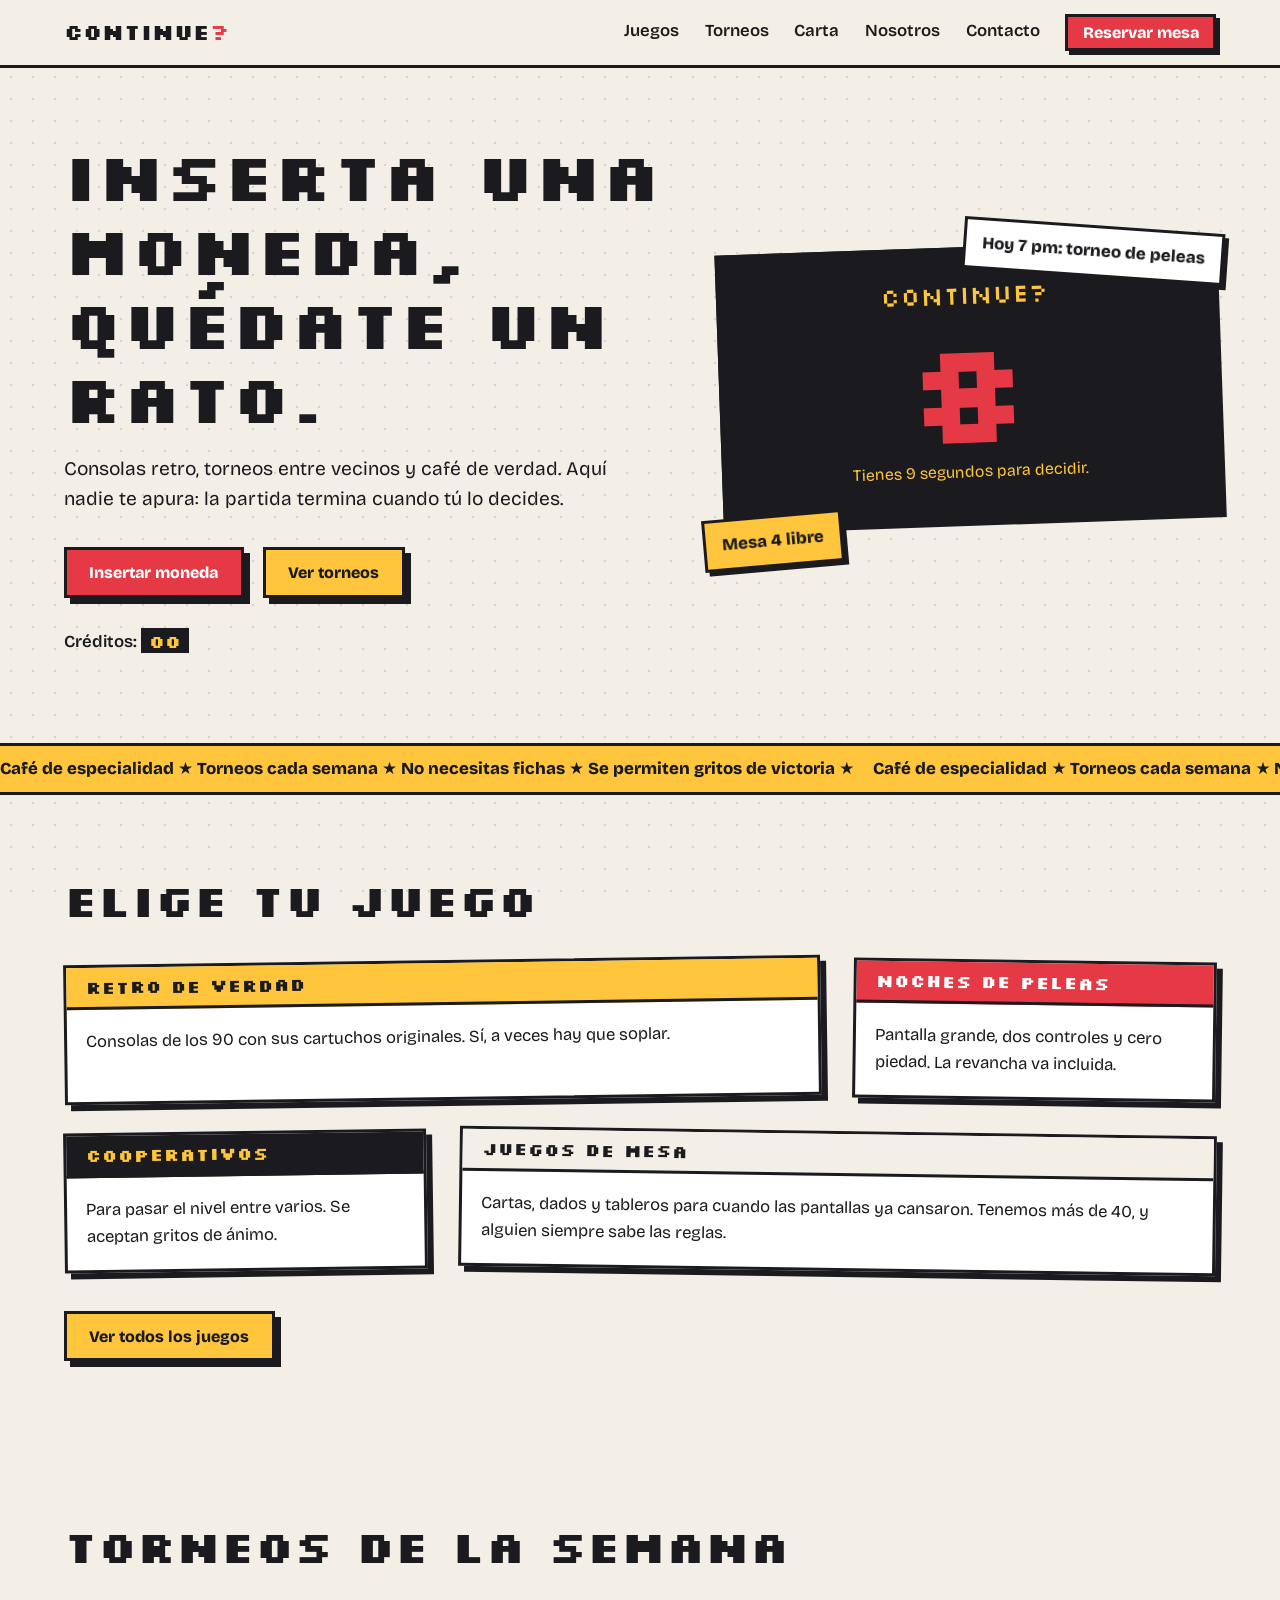
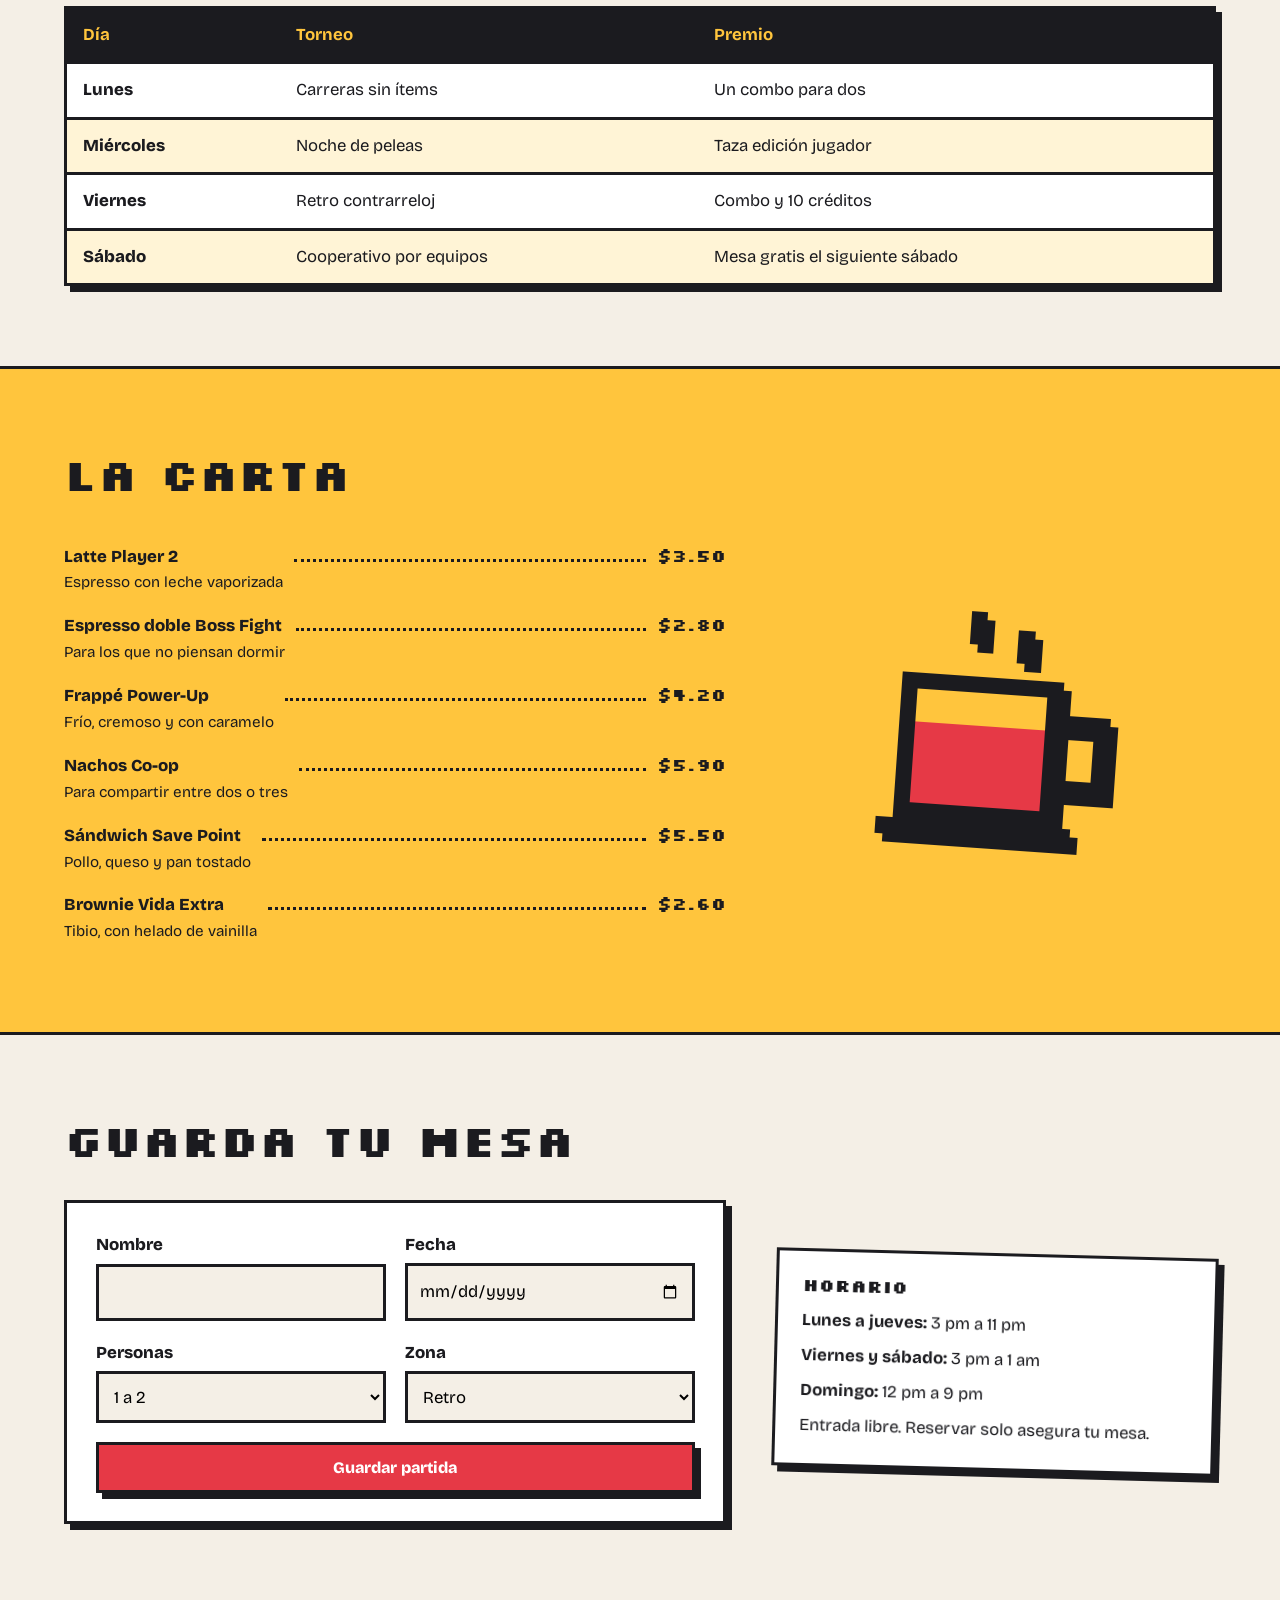
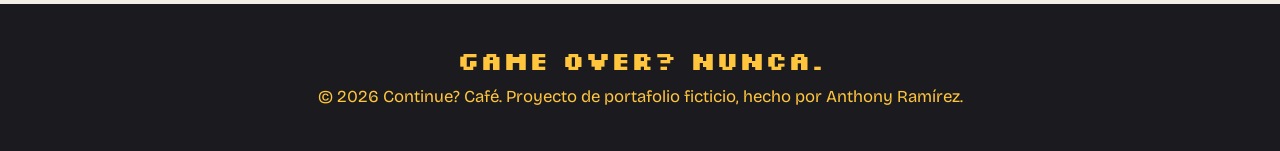
<file: index.html>
<!DOCTYPE html>
<html lang="es">
<head>
<meta charset="UTF-8">
<meta name="viewport" content="width=device-width, initial-scale=1">
<title>Continue? Café, café gamer</title>
<meta name="description" content="Café gamer con consolas retro, torneos cada semana y café de especialidad.">
<link rel="preconnect" href="https://fonts.googleapis.com">
<link rel="preconnect" href="https://fonts.gstatic.com" crossorigin>
<link href="https://fonts.googleapis.com/css2?family=Bricolage+Grotesque:wght@400;600;800&family=Silkscreen:wght@400;700&display=swap" rel="stylesheet">
<link rel="stylesheet" href="css/styles.css">
</head>
<body>
<a class="skip" href="#juegos">Saltar al contenido</a>

<header class="nav">
  <a class="logo" href="#inicio">Continue<span class="blink">?</span></a>
  <button class="burger" type="button" aria-label="Abrir menú" aria-expanded="false" aria-controls="site-nav">Menú</button>
  <nav id="site-nav">
    <a href="juegos.html">Juegos</a>
    <a href="#torneos">Torneos</a>
    <a href="#carta">Carta</a>
    <a href="nosotros.html">Nosotros</a>
    <a href="contacto.html">Contacto</a>
    <a class="btn sm" href="#reservar">Reservar mesa</a>
  </nav>
</header>

<main>
  <section class="hero" id="inicio">
    <div>
      <h1>Inserta una moneda, quédate un rato.</h1>
      <p class="lead">Consolas retro, torneos entre vecinos y café de verdad. Aquí nadie te apura: la partida termina cuando tú lo decides.</p>
      <div class="actions">
        <button class="btn" id="coin" type="button">Insertar moneda</button>
        <a class="btn alt" href="#torneos">Ver torneos</a>
      </div>
      <p class="credit">Créditos: <b id="credits">00</b></p>
    </div>
    <div class="art">
      <div class="screen" aria-live="off">
        <p>Continue?</p>
        <span id="count">9</span>
        <small id="estado">Tienes 9 segundos para decidir.</small>
      </div>
      <div class="ticket t1">Mesa 4 libre</div>
      <div class="ticket t2">Hoy 7 pm: torneo de peleas</div>
    </div>
  </section>

  <div class="marquee" aria-hidden="true">
    <div class="track">
      <span>Café de especialidad ★ Torneos cada semana ★ No necesitas fichas ★ Se permiten gritos de victoria ★</span>
      <span>Café de especialidad ★ Torneos cada semana ★ No necesitas fichas ★ Se permiten gritos de victoria ★</span>
      <span>Café de especialidad ★ Torneos cada semana ★ No necesitas fichas ★ Se permiten gritos de victoria ★</span>
      <span>Café de especialidad ★ Torneos cada semana ★ No necesitas fichas ★ Se permiten gritos de victoria ★</span>
      <span>Café de especialidad ★ Torneos cada semana ★ No necesitas fichas ★ Se permiten gritos de victoria ★</span>
      <span>Café de especialidad ★ Torneos cada semana ★ No necesitas fichas ★ Se permiten gritos de victoria ★</span>
      <span>Café de especialidad ★ Torneos cada semana ★ No necesitas fichas ★ Se permiten gritos de victoria ★</span>
      <span>Café de especialidad ★ Torneos cada semana ★ No necesitas fichas ★ Se permiten gritos de victoria ★</span>
    </div>
  </div>

  <section class="sec" id="juegos">
    <h2>Elige tu juego</h2>
    <div class="grid">
      <article class="cart"><h3>Retro de verdad</h3><p>Consolas de los 90 con sus cartuchos originales. Sí, a veces hay que soplar.</p></article>
      <article class="cart"><h3>Noches de peleas</h3><p>Pantalla grande, dos controles y cero piedad. La revancha va incluida.</p></article>
      <article class="cart"><h3>Cooperativos</h3><p>Para pasar el nivel entre varios. Se aceptan gritos de ánimo.</p></article>
      <article class="cart"><h3>Juegos de mesa</h3><p>Cartas, dados y tableros para cuando las pantallas ya cansaron. Tenemos más de 40, y alguien siempre sabe las reglas.</p></article>
    </div>
    <p class="mas"><a class="btn alt" href="juegos.html">Ver todos los juegos</a></p>
  </section>

  <section class="sec" id="torneos">
    <h2>Torneos de la semana</h2>
    <div class="scroll">
      <table>
        <thead><tr><th>Día</th><th>Torneo</th><th>Premio</th></tr></thead>
        <tbody>
          <tr><td>Lunes</td><td>Carreras sin ítems</td><td>Un combo para dos</td></tr>
          <tr><td>Miércoles</td><td>Noche de peleas</td><td>Taza edición jugador</td></tr>
          <tr><td>Viernes</td><td>Retro contrarreloj</td><td>Combo y 10 créditos</td></tr>
          <tr><td>Sábado</td><td>Cooperativo por equipos</td><td>Mesa gratis el siguiente sábado</td></tr>
        </tbody>
      </table>
    </div>
  </section>

  <section class="sec" id="carta">
    <h2>La carta</h2>
    <div class="split">
      <ul class="carta">
      <li><span>Latte Player 2<small>Espresso con leche vaporizada</small></span><i></i><b>$3.50</b></li>
      <li><span>Espresso doble Boss Fight<small>Para los que no piensan dormir</small></span><i></i><b>$2.80</b></li>
      <li><span>Frappé Power-Up<small>Frío, cremoso y con caramelo</small></span><i></i><b>$4.20</b></li>
      <li><span>Nachos Co-op<small>Para compartir entre dos o tres</small></span><i></i><b>$5.90</b></li>
      <li><span>Sándwich Save Point<small>Pollo, queso y pan tostado</small></span><i></i><b>$5.50</b></li>
      <li><span>Brownie Vida Extra<small>Tibio, con helado de vainilla</small></span><i></i><b>$2.60</b></li>
    </ul>
      <svg class="taza" viewBox="0 0 16 16" shape-rendering="crispEdges" aria-hidden="true">
        <path fill="#1B1B1F" d="M6 0h1v2H6zM9 1h1v2H9z"/>
        <rect x="2" y="4" width="10" height="9" fill="#1B1B1F"/>
        <rect x="3" y="5" width="8" height="7" fill="#E63946"/>
        <rect x="3" y="5" width="8" height="2" fill="#FFC53D"/>
        <path fill="#1B1B1F" d="M12 6h3v1h-3zM14 7h1v3h-1zM12 10h3v1h-3z"/>
        <rect x="1" y="13" width="12" height="1" fill="#1B1B1F"/>
      </svg>
    </div>
  </section>

  <section class="sec" id="reservar">
    <h2>Guarda tu mesa</h2>
    <div class="split">
      <form id="reserva">
      <label>Nombre<input id="nombre" type="text" required autocomplete="name"></label>
      <label>Fecha<input id="fecha" type="date" required></label>
      <label>Personas
        <select id="personas"><option>1 a 2</option><option>3 a 4</option><option>5 a 8</option></select>
      </label>
      <label>Zona
        <select id="zona"><option>Retro</option><option>Peleas</option><option>Juegos de mesa</option></select>
      </label>
      <button class="btn full" type="submit">Guardar partida</button>
      <p class="full" id="msg" role="status"></p>
    </form>
      <aside class="horario">
        <h3>Horario</h3>
        <p><b>Lunes a jueves:</b> 3 pm a 11 pm</p>
        <p><b>Viernes y sábado:</b> 3 pm a 1 am</p>
        <p><b>Domingo:</b> 12 pm a 9 pm</p>
        <p>Entrada libre. Reservar solo asegura tu mesa.</p>
      </aside>
    </div>
  </section>
</main>

<footer>
  <strong>Game over? Nunca.</strong>
  <p>© 2026 Continue? Café. Proyecto de portafolio ficticio, hecho por Anthony Ramírez.</p>
</footer>

<script src="js/main.js"></script>
</body>
</html>
</file>
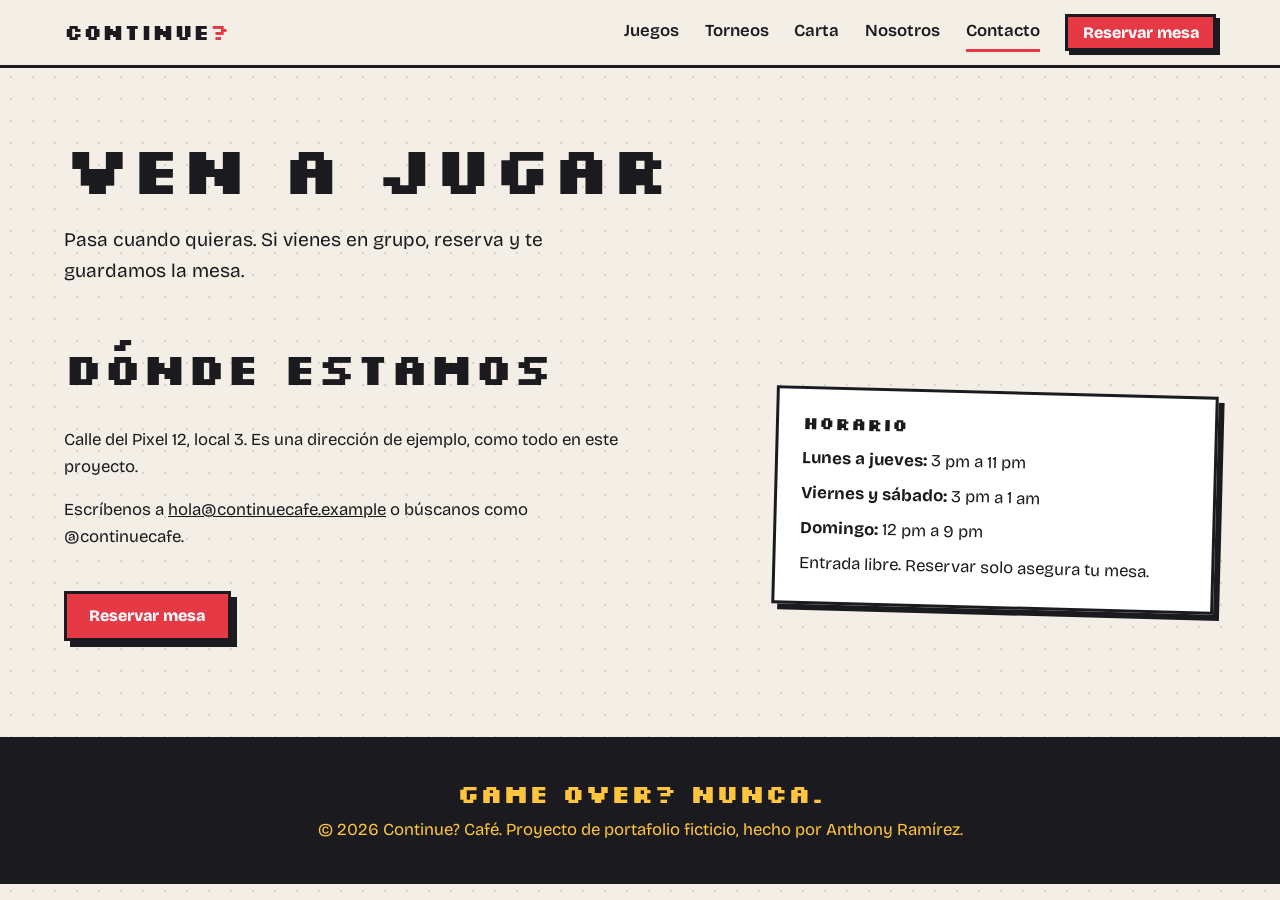
<file: contacto.html>
<!DOCTYPE html>
<html lang="es">
<head>
<meta charset="UTF-8">
<meta name="viewport" content="width=device-width, initial-scale=1">
<title>Contacto | Continue? Café</title>
<meta name="description" content="Dónde estamos, horario y cómo escribirle a Continue? Café.">
<link rel="preconnect" href="https://fonts.googleapis.com">
<link rel="preconnect" href="https://fonts.gstatic.com" crossorigin>
<link href="https://fonts.googleapis.com/css2?family=Bricolage+Grotesque:wght@400;600;800&family=Silkscreen:wght@400;700&display=swap" rel="stylesheet">
<link rel="stylesheet" href="css/styles.css">
</head>
<body>
<a class="skip" href="#contenido">Saltar al contenido</a>

<header class="nav">
  <a class="logo" href="index.html">Continue<span class="blink">?</span></a>
  <button class="burger" type="button" aria-label="Abrir menú" aria-expanded="false" aria-controls="site-nav">Menú</button>
  <nav id="site-nav">
    <a href="juegos.html">Juegos</a>
    <a href="index.html#torneos">Torneos</a>
    <a href="index.html#carta">Carta</a>
    <a href="nosotros.html">Nosotros</a>
    <a href="contacto.html" aria-current="page">Contacto</a>
    <a class="btn sm" href="index.html#reservar">Reservar mesa</a>
  </nav>
</header>

<main id="contenido" class="interior">
  <section class="page-head">
    <h1>Ven a jugar</h1>
    <p>Pasa cuando quieras. Si vienes en grupo, reserva y te guardamos la mesa.</p>
  </section>

  <section class="sec">
    <div class="split">
      <div class="texto">
        <h2>Dónde estamos</h2>
        <p>Calle del Pixel 12, local 3. Es una dirección de ejemplo, como todo en este proyecto.</p>
        <p>Escríbenos a <a href="mailto:hola@continuecafe.example">hola@continuecafe.example</a> o búscanos como @continuecafe.</p>
        <p class="mas"><a class="btn" href="index.html#reservar">Reservar mesa</a></p>
      </div>
      <aside class="horario">
        <h3>Horario</h3>
        <p><b>Lunes a jueves:</b> 3 pm a 11 pm</p>
        <p><b>Viernes y sábado:</b> 3 pm a 1 am</p>
        <p><b>Domingo:</b> 12 pm a 9 pm</p>
        <p>Entrada libre. Reservar solo asegura tu mesa.</p>
      </aside>
    </div>
  </section>
</main>

<footer>
  <strong>Game over? Nunca.</strong>
  <p>© 2026 Continue? Café. Proyecto de portafolio ficticio, hecho por Anthony Ramírez.</p>
</footer>

<script src="js/main.js"></script>
</body>
</html>
</file>
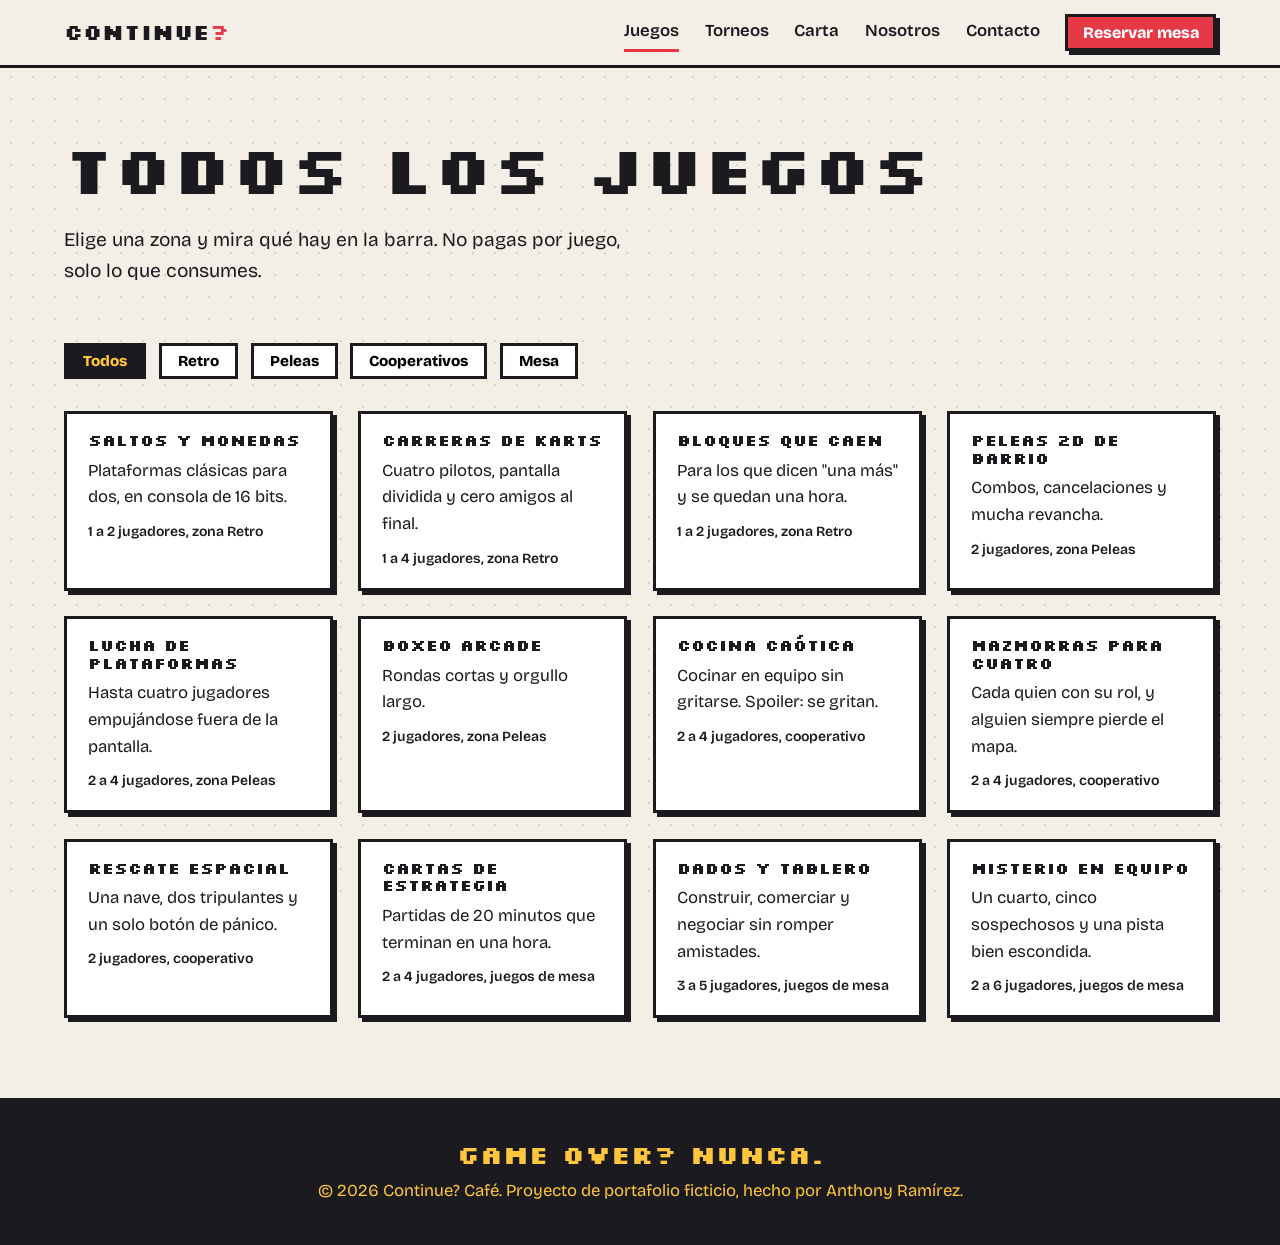
<file: juegos.html>
<!DOCTYPE html>
<html lang="es">
<head>
<meta charset="UTF-8">
<meta name="viewport" content="width=device-width, initial-scale=1">
<title>Juegos | Continue? Café</title>
<meta name="description" content="Catálogo de juegos de Continue? Café: retro, peleas, cooperativos y de mesa.">
<link rel="preconnect" href="https://fonts.googleapis.com">
<link rel="preconnect" href="https://fonts.gstatic.com" crossorigin>
<link href="https://fonts.googleapis.com/css2?family=Bricolage+Grotesque:wght@400;600;800&family=Silkscreen:wght@400;700&display=swap" rel="stylesheet">
<link rel="stylesheet" href="css/styles.css">
</head>
<body>
<a class="skip" href="#contenido">Saltar al contenido</a>

<header class="nav">
  <a class="logo" href="index.html">Continue<span class="blink">?</span></a>
  <button class="burger" type="button" aria-label="Abrir menú" aria-expanded="false" aria-controls="site-nav">Menú</button>
  <nav id="site-nav">
    <a href="juegos.html" aria-current="page">Juegos</a>
    <a href="index.html#torneos">Torneos</a>
    <a href="index.html#carta">Carta</a>
    <a href="nosotros.html">Nosotros</a>
    <a href="contacto.html">Contacto</a>
    <a class="btn sm" href="index.html#reservar">Reservar mesa</a>
  </nav>
</header>

<main id="contenido" class="interior">
  <section class="page-head">
    <h1>Todos los juegos</h1>
    <p>Elige una zona y mira qué hay en la barra. No pagas por juego, solo lo que consumes.</p>
  </section>

  <section class="sec">
    <div class="filtros" role="group" aria-label="Filtrar por zona">
      <button type="button" data-zona="todos" aria-pressed="true">Todos</button>
      <button type="button" data-zona="retro" aria-pressed="false">Retro</button>
      <button type="button" data-zona="peleas" aria-pressed="false">Peleas</button>
      <button type="button" data-zona="coop" aria-pressed="false">Cooperativos</button>
      <button type="button" data-zona="mesa" aria-pressed="false">Mesa</button>
    </div>
    <div class="catalogo">
      <article class="ficha" data-zona="retro"><h3>Saltos y monedas</h3><p>Plataformas clásicas para dos, en consola de 16 bits.</p><small>1 a 2 jugadores, zona Retro</small></article>
      <article class="ficha" data-zona="retro"><h3>Carreras de karts</h3><p>Cuatro pilotos, pantalla dividida y cero amigos al final.</p><small>1 a 4 jugadores, zona Retro</small></article>
      <article class="ficha" data-zona="retro"><h3>Bloques que caen</h3><p>Para los que dicen "una más" y se quedan una hora.</p><small>1 a 2 jugadores, zona Retro</small></article>
      <article class="ficha" data-zona="peleas"><h3>Peleas 2D de barrio</h3><p>Combos, cancelaciones y mucha revancha.</p><small>2 jugadores, zona Peleas</small></article>
      <article class="ficha" data-zona="peleas"><h3>Lucha de plataformas</h3><p>Hasta cuatro jugadores empujándose fuera de la pantalla.</p><small>2 a 4 jugadores, zona Peleas</small></article>
      <article class="ficha" data-zona="peleas"><h3>Boxeo arcade</h3><p>Rondas cortas y orgullo largo.</p><small>2 jugadores, zona Peleas</small></article>
      <article class="ficha" data-zona="coop"><h3>Cocina caótica</h3><p>Cocinar en equipo sin gritarse. Spoiler: se gritan.</p><small>2 a 4 jugadores, cooperativo</small></article>
      <article class="ficha" data-zona="coop"><h3>Mazmorras para cuatro</h3><p>Cada quien con su rol, y alguien siempre pierde el mapa.</p><small>2 a 4 jugadores, cooperativo</small></article>
      <article class="ficha" data-zona="coop"><h3>Rescate espacial</h3><p>Una nave, dos tripulantes y un solo botón de pánico.</p><small>2 jugadores, cooperativo</small></article>
      <article class="ficha" data-zona="mesa"><h3>Cartas de estrategia</h3><p>Partidas de 20 minutos que terminan en una hora.</p><small>2 a 4 jugadores, juegos de mesa</small></article>
      <article class="ficha" data-zona="mesa"><h3>Dados y tablero</h3><p>Construir, comerciar y negociar sin romper amistades.</p><small>3 a 5 jugadores, juegos de mesa</small></article>
      <article class="ficha" data-zona="mesa"><h3>Misterio en equipo</h3><p>Un cuarto, cinco sospechosos y una pista bien escondida.</p><small>2 a 6 jugadores, juegos de mesa</small></article>
    </div>
  </section>
</main>

<footer>
  <strong>Game over? Nunca.</strong>
  <p>© 2026 Continue? Café. Proyecto de portafolio ficticio, hecho por Anthony Ramírez.</p>
</footer>

<script src="js/main.js"></script>
</body>
</html>
</file>
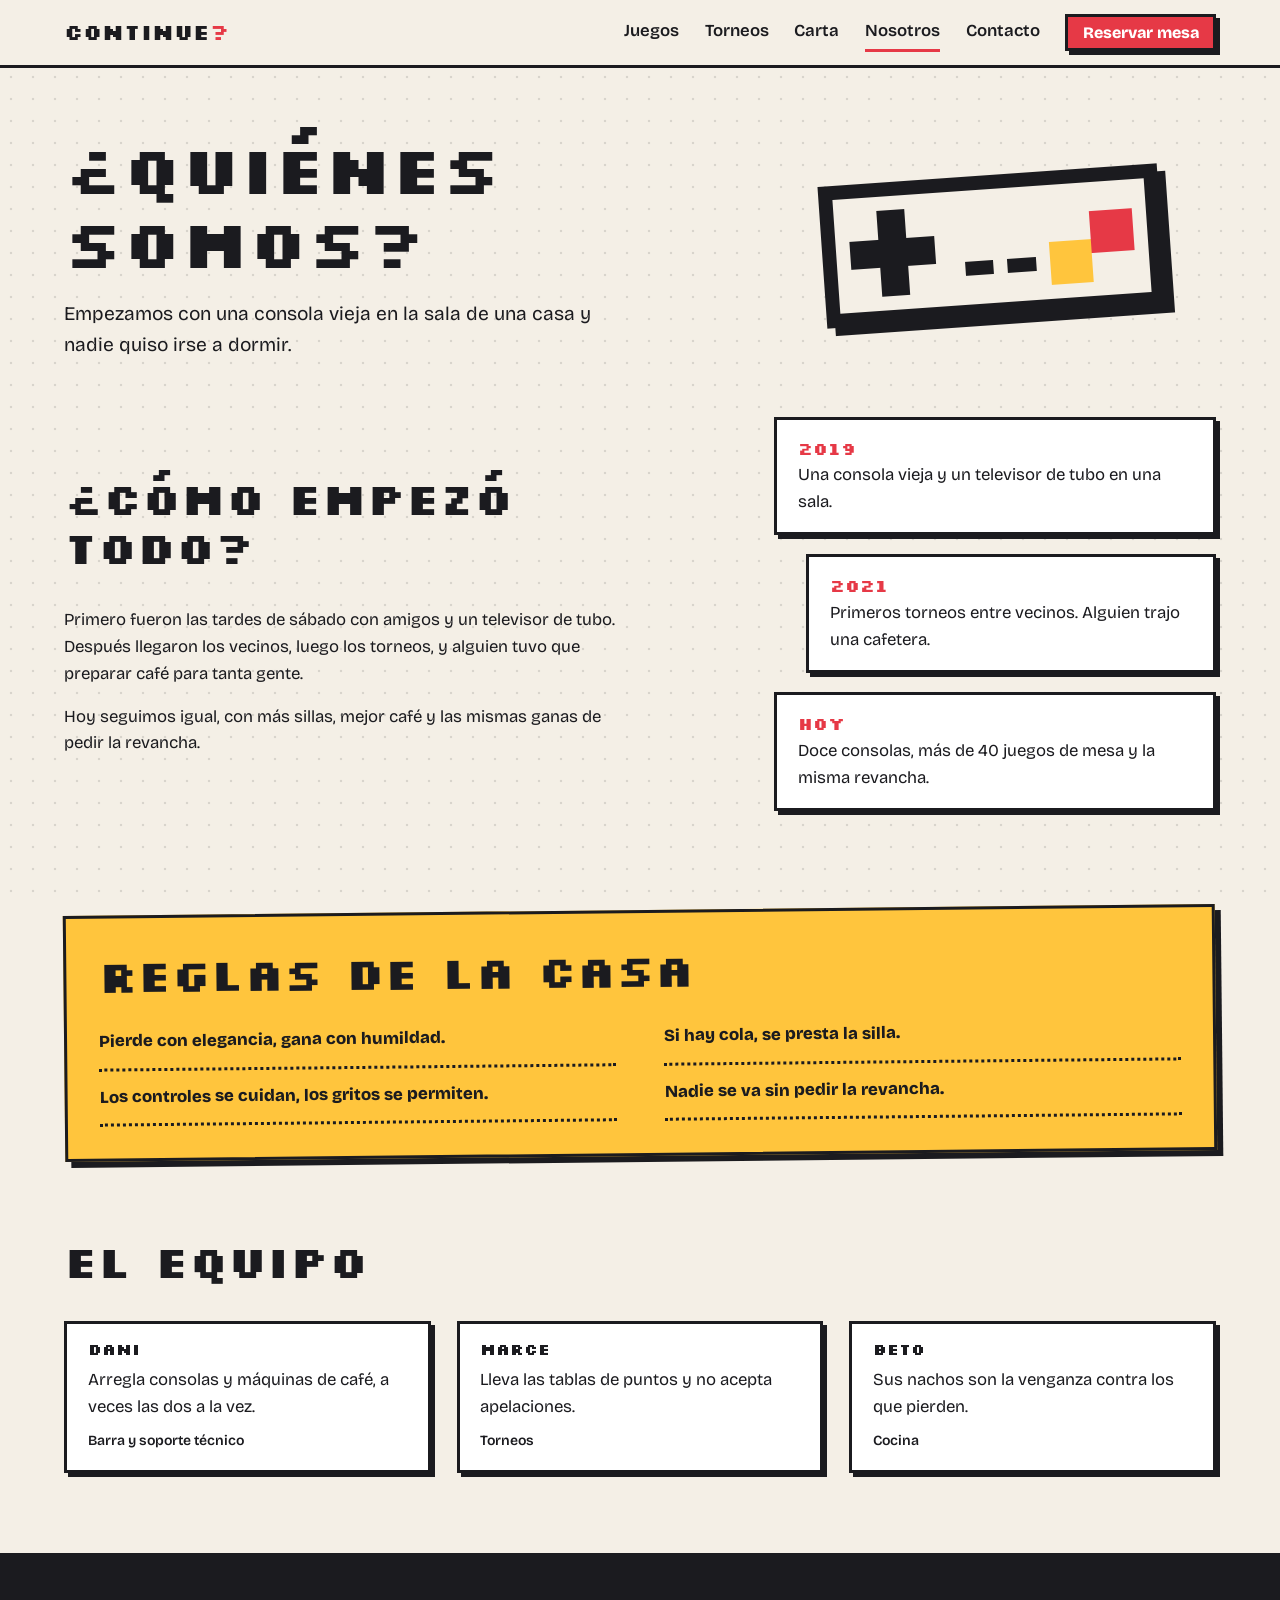
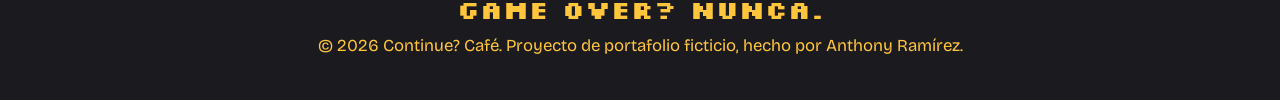
<file: nosotros.html>
<!DOCTYPE html>
<html lang="es">
<head>
<meta charset="UTF-8">
<meta name="viewport" content="width=device-width, initial-scale=1">
<title>Nosotros | Continue? Café</title>
<meta name="description" content="La historia, las reglas de la casa y el equipo de Continue? Café.">
<link rel="preconnect" href="https://fonts.googleapis.com">
<link rel="preconnect" href="https://fonts.gstatic.com" crossorigin>
<link href="https://fonts.googleapis.com/css2?family=Bricolage+Grotesque:wght@400;600;800&family=Silkscreen:wght@400;700&display=swap" rel="stylesheet">
<link rel="stylesheet" href="css/styles.css">
</head>
<body>
<a class="skip" href="#contenido">Saltar al contenido</a>

<header class="nav">
  <a class="logo" href="index.html">Continue<span class="blink">?</span></a>
  <button class="burger" type="button" aria-label="Abrir menú" aria-expanded="false" aria-controls="site-nav">Menú</button>
  <nav id="site-nav">
    <a href="juegos.html">Juegos</a>
    <a href="index.html#torneos">Torneos</a>
    <a href="index.html#carta">Carta</a>
    <a href="nosotros.html" aria-current="page">Nosotros</a>
    <a href="contacto.html">Contacto</a>
    <a class="btn sm" href="index.html#reservar">Reservar mesa</a>
  </nav>
</header>

<main id="contenido" class="interior">
  <section class="page-head split">
    <div>
      <h1>¿Quiénes somos?</h1>
      <p>Empezamos con una consola vieja en la sala de una casa y nadie quiso irse a dormir.</p>
    </div>
    <svg class="mando" viewBox="0 0 24 12" shape-rendering="crispEdges" aria-hidden="true">
      <rect x="0" y="1" width="24" height="10" fill="#1B1B1F"/>
      <rect x="1" y="2" width="22" height="8" fill="#F4EFE6"/>
      <rect x="4" y="3" width="2" height="6" fill="#1B1B1F"/>
      <rect x="2" y="5" width="6" height="2" fill="#1B1B1F"/>
      <rect x="10" y="7" width="2" height="1" fill="#1B1B1F"/>
      <rect x="13" y="7" width="2" height="1" fill="#1B1B1F"/>
      <rect x="16" y="6" width="3" height="3" fill="#FFC53D"/>
      <rect x="19" y="4" width="3" height="3" fill="#E63946"/>
    </svg>
  </section>

  <section class="sec">
    <div class="split">
      <div class="texto">
        <h2>¿Cómo empezó todo?</h2>
        <p>Primero fueron las tardes de sábado con amigos y un televisor de tubo. Después llegaron los vecinos, luego los torneos, y alguien tuvo que preparar café para tanta gente.</p>
        <p>Hoy seguimos igual, con más sillas, mejor café y las mismas ganas de pedir la revancha.</p>
      </div>
      <ol class="tiempo">
        <li><b>2019</b>Una consola vieja y un televisor de tubo en una sala.</li>
        <li><b>2021</b>Primeros torneos entre vecinos. Alguien trajo una cafetera.</li>
        <li><b>Hoy</b>Doce consolas, más de 40 juegos de mesa y la misma revancha.</li>
      </ol>
    </div>
  </section>

  <section class="sec">
    <div class="cartel">
      <h2>Reglas de la casa</h2>
      <ul>
        <li>Pierde con elegancia, gana con humildad.</li>
        <li>Los controles se cuidan, los gritos se permiten.</li>
        <li>Si hay cola, se presta la silla.</li>
        <li>Nadie se va sin pedir la revancha.</li>
      </ul>
    </div>
  </section>

  <section class="sec">
    <h2>El equipo</h2>
    <div class="catalogo">
      <article class="ficha"><h3>Dani</h3><p>Arregla consolas y máquinas de café, a veces las dos a la vez.</p><small>Barra y soporte técnico</small></article>
      <article class="ficha"><h3>Marce</h3><p>Lleva las tablas de puntos y no acepta apelaciones.</p><small>Torneos</small></article>
      <article class="ficha"><h3>Beto</h3><p>Sus nachos son la venganza contra los que pierden.</p><small>Cocina</small></article>
    </div>
  </section>
</main>

<footer>
  <strong>Game over? Nunca.</strong>
  <p>© 2026 Continue? Café. Proyecto de portafolio ficticio, hecho por Anthony Ramírez.</p>
</footer>

<script src="js/main.js"></script>
</body>
</html>
</file>
<file: css/styles.css>
:root {
  --crema: #F4EFE6;
  --tinta: #1B1B1F;
  --rojo: #E63946;
  --sol: #FFC53D;
  --b: 3px solid var(--tinta);
  --sombra: 6px 6px 0 var(--tinta);
}

* {
  box-sizing: border-box;
  margin: 0;
}

[hidden] {
  display: none !important;
}

html {
  scroll-behavior: smooth;
  scroll-padding-top: 5rem;
}

body {
  background: var(--crema);
  color: var(--tinta);
  font: 400 1.05rem/1.6 'Bricolage Grotesque', system-ui, sans-serif;
  overflow-x: hidden;
}

body::before {
  content: "";
  position: fixed;
  inset: 0;
  z-index: -1;
  opacity: .13;
  background: radial-gradient(var(--tinta) 1.2px, transparent 1.6px) 0 0/22px 22px;
}

a {
  color: inherit;
}

:focus-visible {
  outline: 3px solid var(--rojo);
  outline-offset: 3px;
}

h1,
h2,
h3,
.logo {
  font-family: 'Silkscreen', monospace;
  font-weight: 700;
  line-height: 1.1;
}

.skip {
  position: absolute;
  left: -999px;
}

.skip:focus {
  left: 1rem;
  top: 1rem;
  z-index: 20;
  background: var(--sol);
  padding: .5rem 1rem;
  border: var(--b);
}

/* ==========================================================
   Navegación
   ========================================================== */
.nav {
  position: sticky;
  top: 0;
  z-index: 10;
  display: flex;
  justify-content: space-between;
  align-items: center;
  padding: .8rem 5vw;
  background: var(--crema);
  border-bottom: var(--b);
}

.logo {
  font-size: 1.4rem;
  text-decoration: none;
}

.blink {
  color: var(--rojo);
  animation: blink 1s steps(2) infinite;
}

@keyframes blink {
  50% {
    opacity: 0;
  }
}

#site-nav {
  display: flex;
  gap: 1.6rem;
  align-items: center;
}

#site-nav a:not(.btn) {
  text-decoration: none;
  font-weight: 600;
  padding: .3rem 0;
  border-bottom: 3px solid transparent;
}

#site-nav a:not(.btn):hover {
  border-bottom-color: var(--tinta);
}

#site-nav a:not(.btn)[aria-current="page"] {
  border-bottom-color: var(--rojo);
}

.burger {
  display: none;
  font: 700 .95rem 'Silkscreen', monospace;
  background: var(--sol);
  border: var(--b);
  padding: .4rem .8rem;
  cursor: pointer;
}

/* ==========================================================
   Botones
   ========================================================== */
.btn {
  display: inline-block;
  font: 800 1rem 'Bricolage Grotesque', sans-serif;
  background: var(--rojo);
  color: #fff;
  border: var(--b);
  padding: .8rem 1.4rem;
  box-shadow: var(--sombra);
  cursor: pointer;
  text-decoration: none;
  transition: transform .1s, box-shadow .1s;
}

.btn:hover {
  transform: translate(3px, 3px);
  box-shadow: 3px 3px 0 var(--tinta);
}

.btn:active {
  transform: translate(6px, 6px);
  box-shadow: none;
}

.btn.alt {
  background: var(--sol);
  color: var(--tinta);
}

.btn.sm {
  padding: .4rem .9rem;
  box-shadow: 4px 4px 0 var(--tinta);
}

/* ==========================================================
   Hero
   ========================================================== */
.hero {
  display: grid;
  grid-template-columns: 1.1fr .9fr;
  gap: 3rem;
  align-items: center;
  padding: 4rem 5vw 5rem;
  min-height: 75vh;
}

h1 {
  font-size: clamp(2.2rem, 5.5vw, 4.2rem);
  margin-bottom: 1.2rem;
}

.lead {
  max-width: 34rem;
  font-size: 1.2rem;
  margin-bottom: 2rem;
}

.actions {
  display: flex;
  flex-wrap: wrap;
  gap: 1.2rem;
  align-items: center;
}

.credit {
  margin-top: 1.8rem;
  font-weight: 600;
}

.credit b {
  font-family: 'Silkscreen', monospace;
  background: var(--tinta);
  color: var(--sol);
  padding: .1rem .5rem;
  font-size: 1.1rem;
}

.art {
  position: relative;
  padding: 1.2rem 0 3rem;
}

.screen {
  background: var(--tinta);
  color: var(--sol);
  border: var(--b);
  box-shadow: var(--sombra);
  padding: 1.5rem 1rem 2rem;
  text-align: center;
  rotate: -2deg;
}

.screen p {
  font-family: 'Silkscreen', monospace;
  font-size: 1.6rem;
}

#count {
  display: block;
  font: 700 clamp(6rem, 14vw, 9rem)/1 'Silkscreen', monospace;
  color: var(--rojo);
}

.screen small {
  display: block;
  min-height: 1.6em;
  font-size: 1rem;
}

.ticket {
  position: absolute;
  padding: .6rem 1rem;
  border: var(--b);
  box-shadow: 4px 4px 0 var(--tinta);
  font-weight: 800;
  animation: pop .5s cubic-bezier(.3, 1.6, .5, 1) both;
}

.t1 {
  left: -1rem;
  bottom: 0;
  background: var(--sol);
  rotate: -5deg;
  animation-delay: .3s;
}

.t2 {
  right: -.5rem;
  top: -.2rem;
  background: #fff;
  rotate: 4deg;
  animation-delay: .6s;
}

@keyframes pop {
  from {
    scale: .5;
    opacity: 0;
  }
}

/* ==========================================================
   Cinta
   ========================================================== */
.marquee {
  background: var(--sol);
  border-block: var(--b);
  overflow: hidden;
  font-weight: 800;
  padding: .6rem 0;
}

.track {
  display: flex;
  width: max-content;
  animation: run 40s linear infinite;
}

.track span {
  flex: none;
  padding-right: 1.2rem;
  white-space: nowrap;
}

@keyframes run {
  to {
    transform: translateX(-50%);
  }
}

/* ==========================================================
   Secciones
   ========================================================== */
.sec {
  padding: 5rem 5vw;
}

h2 {
  font-size: clamp(1.7rem, 4vw, 2.8rem);
  margin-bottom: 2.2rem;
}

.grid {
  display: grid;
  grid-template-columns: repeat(3, 1fr);
  gap: 2rem;
}

.cart {
  background: #fff;
  border: var(--b);
  box-shadow: var(--sombra);
}

.cart:nth-child(1),
.cart:nth-child(4) {
  grid-column: span 2;
}

.cart:nth-child(odd) {
  rotate: -.8deg;
}

.cart:nth-child(even) {
  rotate: .8deg;
}

.cart h3 {
  padding: .6rem 1.2rem;
  border-bottom: var(--b);
  font-size: 1.1rem;
}

.cart:nth-child(1) h3 {
  background: var(--sol);
}

.cart:nth-child(2) h3 {
  background: var(--rojo);
  color: #fff;
}

.cart:nth-child(3) h3 {
  background: var(--tinta);
  color: var(--sol);
}

.cart:nth-child(4) h3 {
  background: var(--crema);
}

.cart p {
  padding: 1.2rem;
}

.scroll {
  overflow-x: auto;
  border: var(--b);
  box-shadow: var(--sombra);
  background: #fff;
}

table {
  width: 100%;
  border-collapse: collapse;
  min-width: 520px;
}

th {
  background: var(--tinta);
  color: var(--sol);
  text-align: left;
  padding: .8rem 1rem;
}

td {
  padding: .8rem 1rem;
  border-top: var(--b);
}

tr:nth-child(even) td {
  background: #FFF4D6;
}

td:first-child {
  font-weight: 800;
}

#carta {
  background: var(--sol);
  border-block: var(--b);
}

.carta {
  max-width: 42rem;
  list-style: none;
  padding: 0;
}

.carta li {
  display: flex;
  align-items: baseline;
  gap: .7rem;
  padding: .55rem 0;
}

.carta i {
  flex: 1;
  border-bottom: 3px dotted var(--tinta);
}

.carta b {
  font-family: 'Silkscreen', monospace;
}

.carta small {
  display: block;
  font-weight: 400;
  font-size: .95rem;
}

.carta span {
  font-weight: 800;
}

form {
  display: grid;
  grid-template-columns: 1fr 1fr;
  gap: 1.2rem;
  max-width: 42rem;
  background: #fff;
  border: var(--b);
  box-shadow: var(--sombra);
  padding: 1.8rem;
}

label {
  display: grid;
  gap: .3rem;
  font-weight: 800;
}

input,
select {
  font: inherit;
  font-weight: 400;
  padding: .7rem;
  border: var(--b);
  background: var(--crema);
  border-radius: 0;
}

form .full {
  grid-column: 1/-1;
}

#msg {
  font-weight: 800;
  background: var(--tinta);
  color: var(--sol);
  padding: .8rem 1rem;
}

#msg:empty {
  display: none;
}

footer {
  background: var(--tinta);
  color: var(--sol);
  text-align: center;
  padding: 2.5rem 5vw;
}

footer strong {
  display: block;
  font: 700 1.6rem 'Silkscreen', monospace;
  margin-bottom: .5rem;
}

.golpe {
  animation: golpe .35s;
}

@keyframes golpe {
  40% {
    scale: 1.06;
    background: var(--rojo);
  }
}

.split {
  display: grid;
  grid-template-columns: 1.2fr .8fr;
  gap: 3rem;
  align-items: center;
}

.taza {
  display: block;
  width: min(260px, 70%);
  justify-self: center;
  rotate: 4deg;
  filter: drop-shadow(8px 8px 0 var(--tinta));
}

.horario {
  background: #fff;
  border: var(--b);
  box-shadow: var(--sombra);
  padding: 1.5rem;
  rotate: 1.5deg;
}

.horario h3 {
  font-size: 1.1rem;
  margin-bottom: .8rem;
}

.horario p {
  margin-top: .5rem;
}

/* ==========================================================
   Páginas interiores
   ========================================================== */
.page-head {
  padding: 4rem 5vw 1rem;
}

.page-head p {
  max-width: 36rem;
  font-size: 1.2rem;
}

.filtros {
  display: flex;
  flex-wrap: wrap;
  gap: .8rem;
  margin-bottom: 2rem;
}

.filtros button {
  font: 800 .95rem 'Bricolage Grotesque', sans-serif;
  background: #fff;
  border: var(--b);
  padding: .4rem 1rem;
  cursor: pointer;
}

.filtros button[aria-pressed="true"] {
  background: var(--tinta);
  color: var(--sol);
}

.catalogo {
  display: grid;
  grid-template-columns: repeat(auto-fit, minmax(250px, 1fr));
  gap: 1.6rem;
}

.ficha {
  background: #fff;
  border: var(--b);
  box-shadow: 4px 4px 0 var(--tinta);
  padding: 1.1rem 1.3rem;
}

.ficha h3 {
  font-size: 1rem;
  margin-bottom: .5rem;
}

.ficha small {
  display: block;
  margin-top: .6rem;
  font-weight: 600;
}

.reglas {
  max-width: 42rem;
  padding-left: 1.2rem;
}

.reglas li {
  margin-bottom: .8rem;
}

.reglas li::marker {
  color: var(--rojo);
}

.mas {
  margin-top: 2.5rem;
}

.texto {
  max-width: 36rem;
}

.texto p {
  margin-bottom: 1rem;
}

/* ==========================================================
   Nosotros
   ========================================================== */

.interior .sec {
  padding-block: 2.5rem;
}

.interior .sec:last-child {
  padding-bottom: 5rem;
}

.page-head.split {
  gap: 2rem;
}

.mando {
  display: block;
  width: min(340px, 80%);
  justify-self: center;
  rotate: -4deg;
  filter: drop-shadow(8px 8px 0 var(--tinta));
}

.tiempo {
  list-style: none;
  padding: 0;
}

.tiempo li {
  background: #fff;
  border: var(--b);
  box-shadow: 4px 4px 0 var(--tinta);
  padding: 1rem 1.3rem;
  margin-bottom: 1.2rem;
}

.tiempo li:nth-child(2) {
  margin-left: 2rem;
}

.tiempo b {
  display: block;
  font-family: 'Silkscreen', monospace;
  color: var(--rojo);
}

.cartel {
  background: var(--sol);
  border: var(--b);
  box-shadow: var(--sombra);
  padding: 2rem;
  rotate: -.6deg;
}

.cartel h2 {
  margin-bottom: 1rem;
}

.cartel ul {
  list-style: none;
  padding: 0;
  columns: 2 18rem;
  column-gap: 3rem;
}

.cartel li {
  break-inside: avoid;
  padding: .8rem 0;
  border-bottom: 3px dotted var(--tinta);
  font-weight: 800;
}

/* ==========================================================
   Móvil
   ========================================================== */
@media (max-width:820px) {
  .hero {
    grid-template-columns: 1fr;
    padding-top: 2.5rem;
  }

  .grid {
    grid-template-columns: 1fr;
  }

  .cart:nth-child(n) {
    grid-column: auto;
  }

  form {
    grid-template-columns: 1fr;
  }

  .split {
    grid-template-columns: 1fr;
  }

  .taza {
    width: 150px;
  }
}

@media (max-width:980px) {
  .burger {
    display: block;
  }

  #site-nav {
    display: none;
    position: absolute;
    top: 100%;
    left: 0;
    right: 0;
    flex-direction: column;
    align-items: flex-start;
    padding: 1.2rem 5vw;
    background: var(--crema);
    border-bottom: var(--b);
  }

  #site-nav.open {
    display: flex;
  }

  #site-nav a:not(.btn) {
    width: 100%;
    padding: .8rem 0;
    border-bottom: 2px dotted var(--tinta);
  }

  #site-nav a:not(.btn)[aria-current="page"]::before {
    content: "▶ ";
    color: var(--rojo);
  }

  #site-nav .btn {
    margin-top: 1rem;
  }
}

@media (prefers-reduced-motion:reduce) {
  * {
    animation: none !important;
    transition: none !important;
    scroll-behavior: auto;
  }
}
</file>
